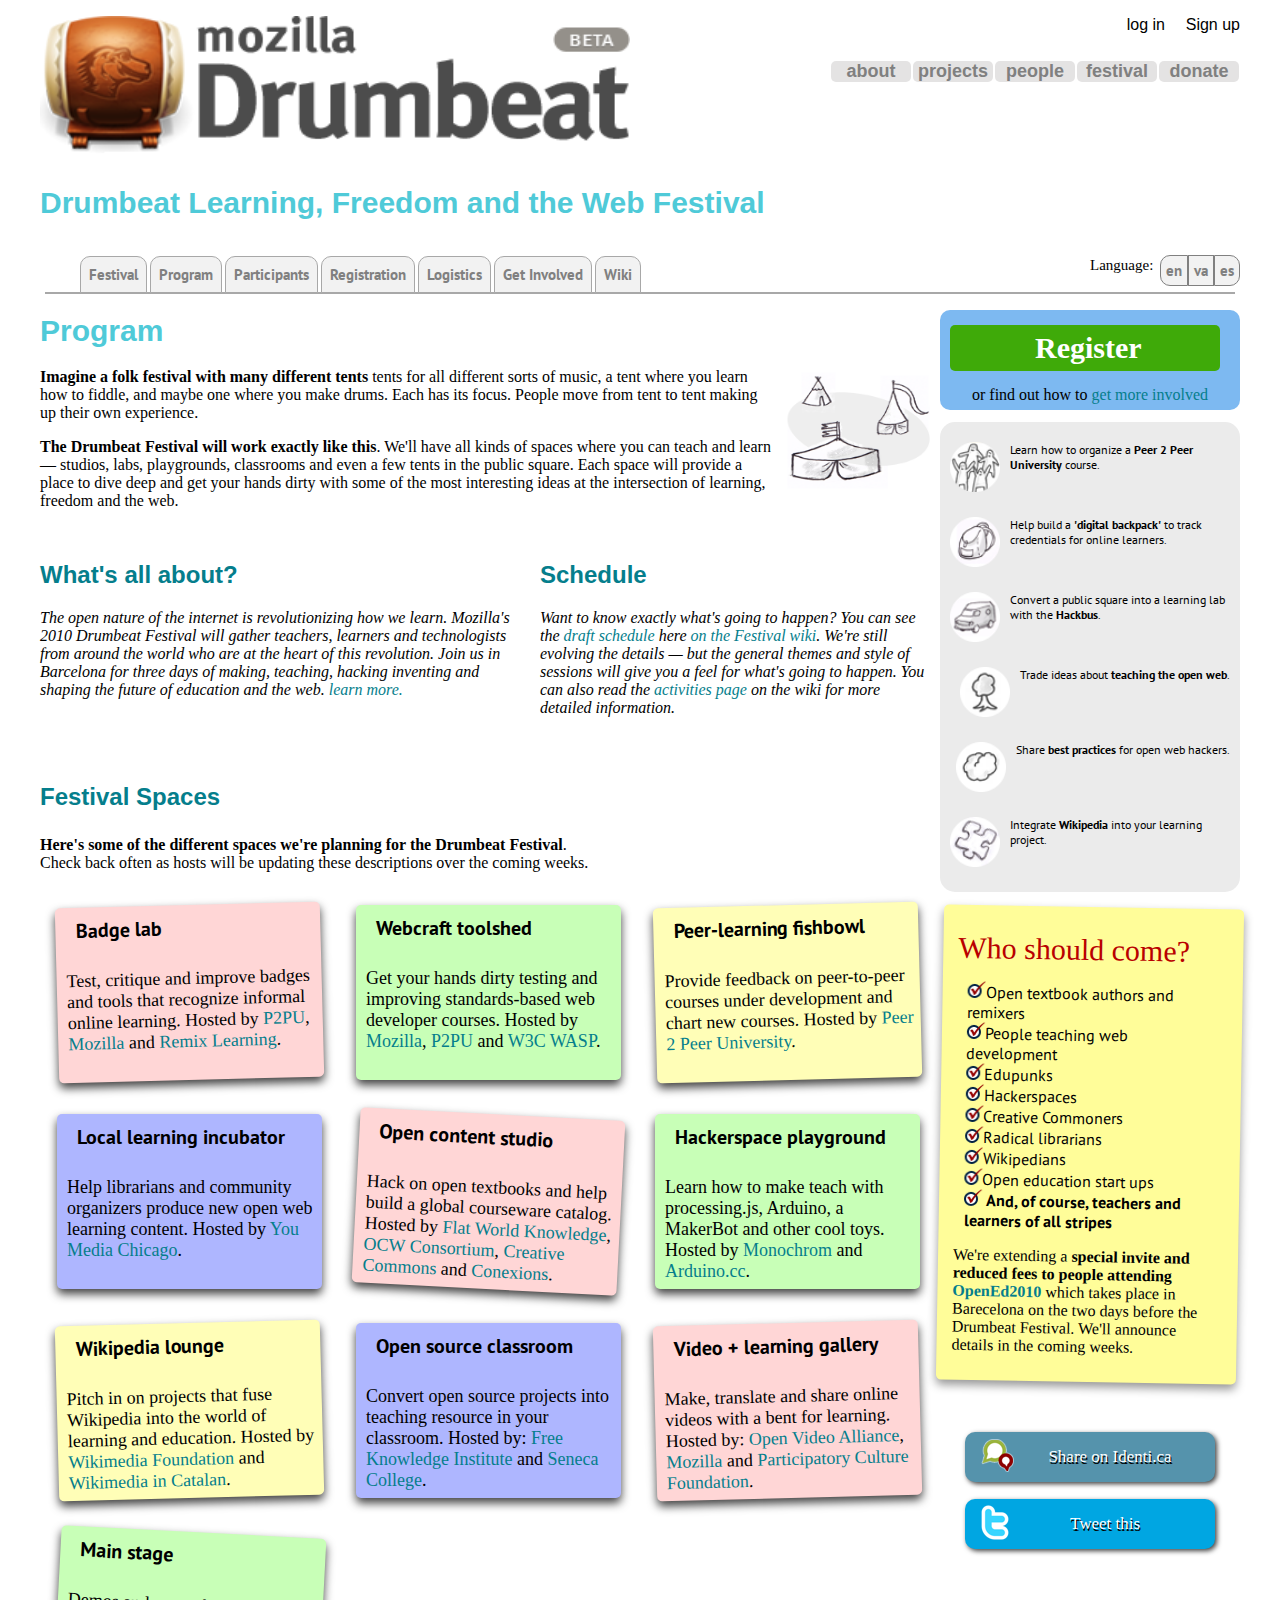
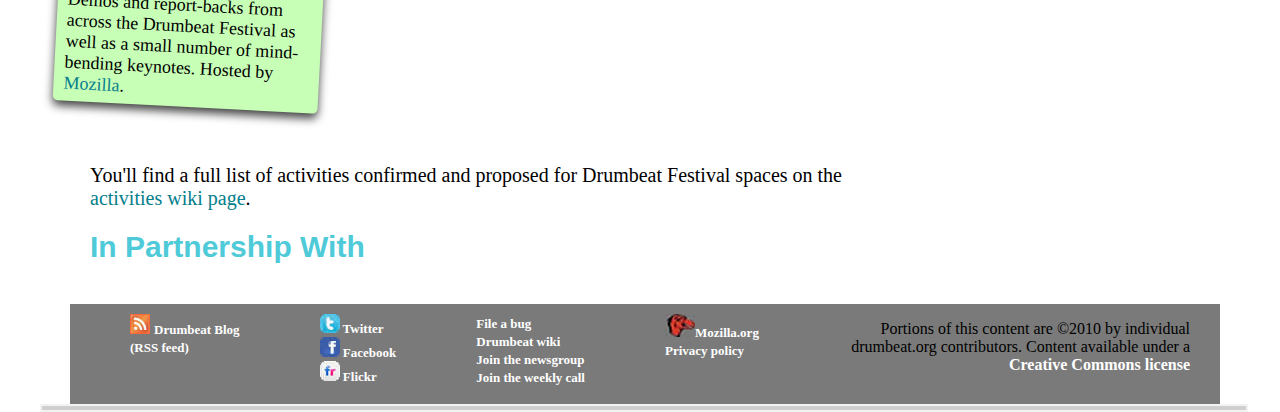
<file: Practica Post it/index.html>
<!-- Jose Luis Hervas Cruceras DAW2 -->

<!DOCTYPE html>
<html lang="en">

<head>
    <meta charset="UTF-8">
    <meta name="viewport" content="width=device-width, initial-scale=1.0">
    <link rel="stylesheet" type="text/css" href="../Practica Post it/css/estilo.css">
    <title>Practica Drumbeat</title>

</head>

<body>

    <div id="menu_arriba">

        <header id="logotipo">
            <!-- foto del logotipo -->
            <img class="logo" src="img/drumbeat_logo.png" alt="logotipo">

        </header>

        <nav>
            <!-- Menu de registro -->
            <div id="reg">
                <ul>
                    <li class="registro"><a href="https://foundation.mozilla.org/es/">Sign up</a></li>
                    <li class="registro"><a href="https://foundation.mozilla.org/es/">log in</a></li>
                </ul>
            </div>

            <div id="menu_pestañas">
                <ul class="menu1">
                    <li class="m1"><a href="https://foundation.mozilla.org/es/">donate</a></li>
                    <li class="m1"><a href="https://foundation.mozilla.org/es/">festival</a></li>
                    <li class="m1"><a href="https://foundation.mozilla.org/es/">people</a></li>
                    <li class="m1"><a href="https://foundation.mozilla.org/es/">projects</a></li>
                    <li class="m1"><a href="https://foundation.mozilla.org/es/l">about</a></li>
                </ul>

            </div>

        </nav>
    </div>

    <div id="subtitulo">
        <h1>Drumbeat Learning, Freedom and the Web Festival</h1>
    </div>

    <!-- Menu de navegacion Festival, program etc ... -->

    <div id="menu_segundo">
        <nav>
            <div id="navegacion_secundaria">
                <!-- Menu de pestañas -->
                <ul class="menu2">
                    <li class="m2"><a class="m2mitad" href="https://foundation.mozilla.org/es/">Festival</a></li>
                    <li class="m2"><a class="m2mitad" href="https://foundation.mozilla.org/es/">Program</a></li>
                    <li class="m2"><a class="m2mitad" href="https://foundation.mozilla.org/es/">Participants</a></li>
                    <li class="m2"><a class="m2mitad" href="https://foundation.mozilla.org/es/">Registration</a></li>
                    <li class="m2"><a class="m2mitad" href="https://foundation.mozilla.org/es/">Logistics</a></li>
                    <li class="m2"><a class="m2mitad" href="https://foundation.mozilla.org/es/">Get Involved</a></li>
                    <li class="m2"><a class="m2mitad" href="https://foundation.mozilla.org/es/">Wiki</a></li>
                </ul>

            </div>

        </nav>

        <!-- Menu de idioma -->
        <!-- Se que la etiqueta de CA es catalan, pero como buen valenciano, puse valenciano  (perdon)-->
        <div id="menu_idioma">
            <p class="idioma"><span class="letra_pequeña">Language:</span></p>
            <ol>
                <li class="m3"><a href="https://foundation.mozilla.org/es/" id="es">es</a></li>
                <li class="m3"><a href="https://foundation.mozilla.org/es/" id="va">va</a></li>
                <li class="m3"><a href="https://foundation.mozilla.org/es/" id="en">en</a></li>
            </ol>
        </div>
    </div>
    <!-- Línea debajo de la navegación secundaria y el idioma -->

    <div class="linea"></div>

    <section>

        <article>
            <h1>Program</h1>
            <div class="texto_program">

                <img class="imagen_tiendasCampañas" src="img/program.png" alt="tiendas de campañas">
                <p class="textoPrograma"><span><strong>Imagine a folk festival with many different tents</strong></span> tents for all different sorts of music, a tent where you learn how to fiddle, and maybe one where you make drums. Each has its focus. People move from tent
                    to tent making up their own experience.</p>
                <p class="textoPrograma"><span><strong>The Drumbeat Festival will work exactly like
                        this</strong></span>. We'll have all kinds of spaces where you can teach and learn — studios, labs, playgrounds, classrooms and even a few tents in the public square. Each space will provide a place to dive deep and get your hands
                    dirty with some of the most interesting ideas at the intersection of learning, freedom and the web.</p>
            </div>
        </article>

        <article id="whatsAbout">

            <!-- Creo la eiqueta style para poder cambiar únicamente aqui el color de los links -->
            <style>
                a {
                    color: rgb(5, 126, 140);
                }
                /* copio el color de program */
            </style>
            <h2>What's all about?</h2>
            <p><em>The open nature of the internet is revolutionizing how we learn.
                        Mozilla's 2010 Drumbeat Festival will gather teachers,
                        learners and technologists from around the world who
                        are at the heart of this revolution. Join us in Barcelona
                        for three days of making, teaching, hacking inventing and
                        shaping the future of education and the web.
                        <a href="https://foundation.mozilla.org/es/">learn more.</a></em></p>
        </article>

        <article id="schedule">
            <h2>Schedule</h2>
            <p><em>
                        Want to know exactly what's going to happen? You can see the 
                        <a href="https://foundation.mozilla.org/es/">draft schedule</a>
                        here <a href="https://foundation.mozilla.org/es/">on the Festival wiki</a>.
                        We're still evolving the details — but the general themes and style of
                        sessions will give you a feel for what's going to happen. You can also
                        read the <a href="https://foundation.mozilla.org/es/">activities
                        page</a> on the wiki for more detailed information.
                    </em></p>
        </article>

        <article id="festival">
            <h2 id="espacio_festival"> Festival Spaces </h2>
            <p class="textoPrograma">
                <strong>Here's some of the different spaces we're planning for the Drumbeat Festival</strong>.
                <br> Check back often as hosts will be updating these descriptions over the coming weeks.
            </p>
    </section>
    <div id="aside_container">
        <aside>
            <!-- Aqui dentro van, la caixa REGISTER, caixa learn how, caixa who should come, caixa share y twitter-->
            <!-- Creo que lo mejor es hacer un div general que encuadre todos los elementos.-->

            <div id="cuadro_registro">
                <a class="boton_verde_register" href="https://foundation.mozilla.org/es/">Register</a>
                <p class="letra_pequeña"><span>or find out how to <a href="https://foundation.mozilla.org/es/"><span>get more involved</span></a>
                    </span>
                </p>

            </div>

            <div class="cuadro_gris_lista">
                <ul class="lista_imagenes">
                    <li><img src="img/benefit_p2pu.png" alt="gente">
                        <span>Learn how to organize a <strong>Peer 2 Peer University</strong> course.</span>

                        <li><img src="img/benefit_creds.png" alt="mochila">
                            <span>Help build a <strong>'digital backpack'</strong> to track credentials for online learners.</span></li>

                        <li><img src="img/benefit_hackbus.png" alt="furgoneta">
                            <span>Convert a public square into a learning lab with the <strong>Hackbus</strong>.</span>
                        </li>

                        <li><img src="img/benefit_teaching.png" alt="arbol">
                            <span>Trade ideas about <strong>teaching the open web</strong>.<br></span></li>

                        <li><img src="img/benefit_hack.png" alt="cerebro">
                            <span>Share <strong>best practices</strong> for open web hackers.<br></span></li>
                        <li><img src="img/benefit_wikipedia.png" alt="puzzle"> <span>Integrate
							<strong>Wikipedia</strong> into your learning project.</span>
                        </li>
                </ul>
            </div>

            <div class="cuadro_amarillo">
                <p><span class="titulo">Who should come?</span><br></p>
                <!-- para cambiar los puntitos, ponemos la imagen check y si no sale la imagen, que salga check ^^-->
                <ul class="lista_check">
                    <li class="lista"><img src="img/check.png" alt="check">Open textbook authors and remixers</li>
                    <li class="lista"><img src="img/check.png" alt="check">People teaching web development</li>
                    <li class="lista"><img src="img/check.png" alt="check">Edupunks</li>
                    <li class="lista"><img src="img/check.png" alt="check">Hackerspaces</li>
                    <li class="lista"><img src="img/check.png" alt="check">Creative Commoners</li>
                    <li class="lista"><img src="img/check.png" alt="check">Radical librarians</li>
                    <li class="lista"><img src="img/check.png" alt="check">Wikipedians</li>
                    <li class="lista"><img src="img/check.png" alt="check">Open education start ups</li>
                    <li class="lista"><img src="img/check.png" alt="check">
                        <span><strong>And, of course, teachers and learners of all stripes</strong></span></li>
                </ul>
                <p><span class="parrafo"> We're extending a <strong>special invite and reduced fees to people attending <a href="https://foundation.mozilla.org/es/">OpenEd2010</a></strong> which takes place in Barecelona on the two days before the
                    Drumbeat Festival. We'll announce details in the coming weeks.</span>
                </p>
            </div>
            <div id="share_twitter">
                <div id="share_on_identica">
                    <img class="icono_identica" src="img/identica.png" alt="identica">
                    <p class="texto"><a href="http://identi.ca/">Share on Identi.ca</a></p>
                </div>
                <div id="twitter">
                    <img class="icono_twitter" src="img/twitter.png" alt="twitter">
                    <p class="texto"><a href="http://twitter.com/">Tweet this</a></p>
                </div>
            </div>

        </aside>
    </div>
    <!-- Ahora empiezan los post'it del demonio ... -->

    <div id="todos_post">
        <!--Div que guareda todas las cajitas para poder mover o configurar -->
        <!-- Hay cajas que tienen la misma configuracion, así les pondre lo mismo -->

        <!-- 1 -->
        <div class="post" id="post1">
            <h4>Badge lab</h4>
            <p>Test, critique and improve badges and tools that recognize informal online learning. Hosted by <a href="https://foundation.mozilla.org/es/">P2PU</a>,
                <a href="https://foundation.mozilla.org/es/">Mozilla</a> and
                <a href="https://foundation.mozilla.org/es/">Remix Learning</a>.
            </p>
        </div>

        <!-- 2 -->
        <div class="post" id="post2">
            <h4>Webcraft toolshed</h4>
            <p>
                Get your hands dirty testing and improving standards-based web developer courses. Hosted by
                <a href="https://foundation.mozilla.org/es/">Mozilla</a>,
                <a href="https://foundation.mozilla.org/es/">P2PU</a> and
                <a href="https://foundation.mozilla.org/es/">W3C WASP</a>.
            </p>
        </div>

        <!-- 3 -->
        <div class="post" id="post3">
            <h4> Peer-learning fishbowl</h4>
            <p>
                Provide feedback on peer-to-peer courses under development and chart new courses. Hosted by
                <a href="https://foundation.mozilla.org/es/">Peer 2 Peer University</a>.
            </p>
        </div>

        <!-- 4 -->
        <div class="post" id="post4">
            <h4>Local learning incubator</h4>
            <p>
                Help librarians and community organizers produce new open web learning content. Hosted by <a href="https://foundation.mozilla.org/es/">You Media Chicago</a>.
            </p>
        </div>

        <!-- 5 -->
        <div class="post" id="post5">
            <h4> Open content studio</h4>
            <p>
                Hack on open textbooks and help build a global courseware catalog. Hosted by <a href="https://foundation.mozilla.org/es/">Flat
                World Knowledge</a>, <a href="https://foundation.mozilla.org/es/">OCW
                Consortium</a>, <a href="https://foundation.mozilla.org/es/">Creative
                Commons</a> and <a href="https://foundation.mozilla.org/es/">Conexions</a>.
            </p>
        </div>

        <!-- 6 -->
        <div class="post" id="post6">
            <h4> Hackerspace playground</h4>
            <p>
                Learn how to make teach with processing.js, Arduino, a MakerBot and other cool toys. Hosted by <a href="https://foundation.mozilla.org/es/">Monochrom</a> and
                <a href="https://foundation.mozilla.org/es/">Arduino.cc</a>.
            </p>
        </div>

        <!-- 7 -->
        <div class="post" id="post7">
            <h4> Wikipedia lounge</h4>
            <p>
                Pitch in on projects that fuse Wikipedia into the world of learning and education. Hosted by
                <a href="https://foundation.mozilla.org/es/">Wikimedia Foundation</a> and <a href="https://foundation.mozilla.org/es/">Wikimedia in Catalan</a>.
            </p>
        </div>

        <!-- 8 -->
        <div class="post" id="post8">
            <h4>Open source classroom<br></h4>
            <p>
                Convert open source projects into teaching resource in your classroom. Hosted by:
                <a href="https://foundation.mozilla.org/es/">Free Knowledge
                Institute</a> and <a href="https://foundation.mozilla.org/es/">Seneca College</a>.
            </p>
        </div>

        <!-- 9 -->
        <div class="post" id="post9">
            <h4>Video + learning gallery<br></h4>
            <p>
                Make, translate and share online videos with a bent for learning. Hosted by:
                <a href="https://foundation.mozilla.org/es/">Open
                Video Alliance</a>, <a href="https://foundation.mozilla.org/es/">Mozilla</a> and
                <a href="https://foundation.mozilla.org/es/">Participatory Culture Foundation</a>.
            </p>
        </div>

        <!-- 10 -->
        <div class="post" id="post10">
            <h4> Main stage</h4>
            <p>
                Demos and report-backs from across the Drumbeat Festival as well as a small number of mind-bending keynotes. Hosted by
                <a href="https://foundation.mozilla.org/es/">Mozilla</a>.
            </p>
        </div>

        <div class="Partnership">
            <p>You'll find a full list of activities confirmed and proposed for Drumbeat Festival spaces on the
                <span> <a href="https://foundation.mozilla.org/es/">activities wiki page</a></span>. </p>
            <h1>In Partnership With</h1>
        </div>

    </div>

    <footer>
        <div id="pie">

            <div id="peu">
                <!-- Como hay 4 menus, hago 4 grupos de cada cosa  -->
                <ul class="lista1">
                    <li><img class="iconos" src="img/icono/rss.jpg" alt="rss">
                        <a href="https://foundation.mozilla.org/es/">Drumbeat Blog</a></li>
                    <li><a href="https://foundation.mozilla.org/es/">(RSS feed)</a></li>
                </ul>

                <ul class="lista2">
                    <li><img class="iconos" src="img/icono/twitter.jpg" alt="twitter"><a href="https://foundation.mozilla.org/es/"> Twitter</a></li>
                    <li><img class="iconos" src="img/icono/facebook.jpg" alt="facebook"><a href="https://foundation.mozilla.org/es/"> Facebook</a></li>
                    <li><img class="iconos" src="img/icono/flickr.jpg" alt="flickr"><a href="https://foundation.mozilla.org/es/"> Flickr</a></li>
                </ul>

                <ul class="lista3">
                    <li><a href="https://foundation.mozilla.org/es/">File a bug</a></li>
                    <li><a href="https://foundation.mozilla.org/es/">Drumbeat wiki</a></li>
                    <li><a href="https://foundation.mozilla.org/es/">Join the newsgroup</a></li>
                    <li><a href="https://foundation.mozilla.org/es/">Join the weekly call</a></li>
                </ul>

                <ul class="lista4">
                    <li><img class="iconos" src="img/icono/mozilla.jpg" alt="mozzilla"><a href="https://foundation.mozilla.org/es/">Mozilla.org</a></li>
                    <li><a href="https://foundation.mozilla.org/es/">Privacy policy</a></li>
                </ul>
            </div>

            <div id="license">
                <p>Portions of this content are ©2010 by individual drumbeat.org contributors. Content available under a
                    <a href="https://foundation.mozilla.org/es/">Creative Commons license</a></p>
            </div>

        </div>
    </footer>

    <div class="linea_abajo"></div>




</body>

</html>
</file>
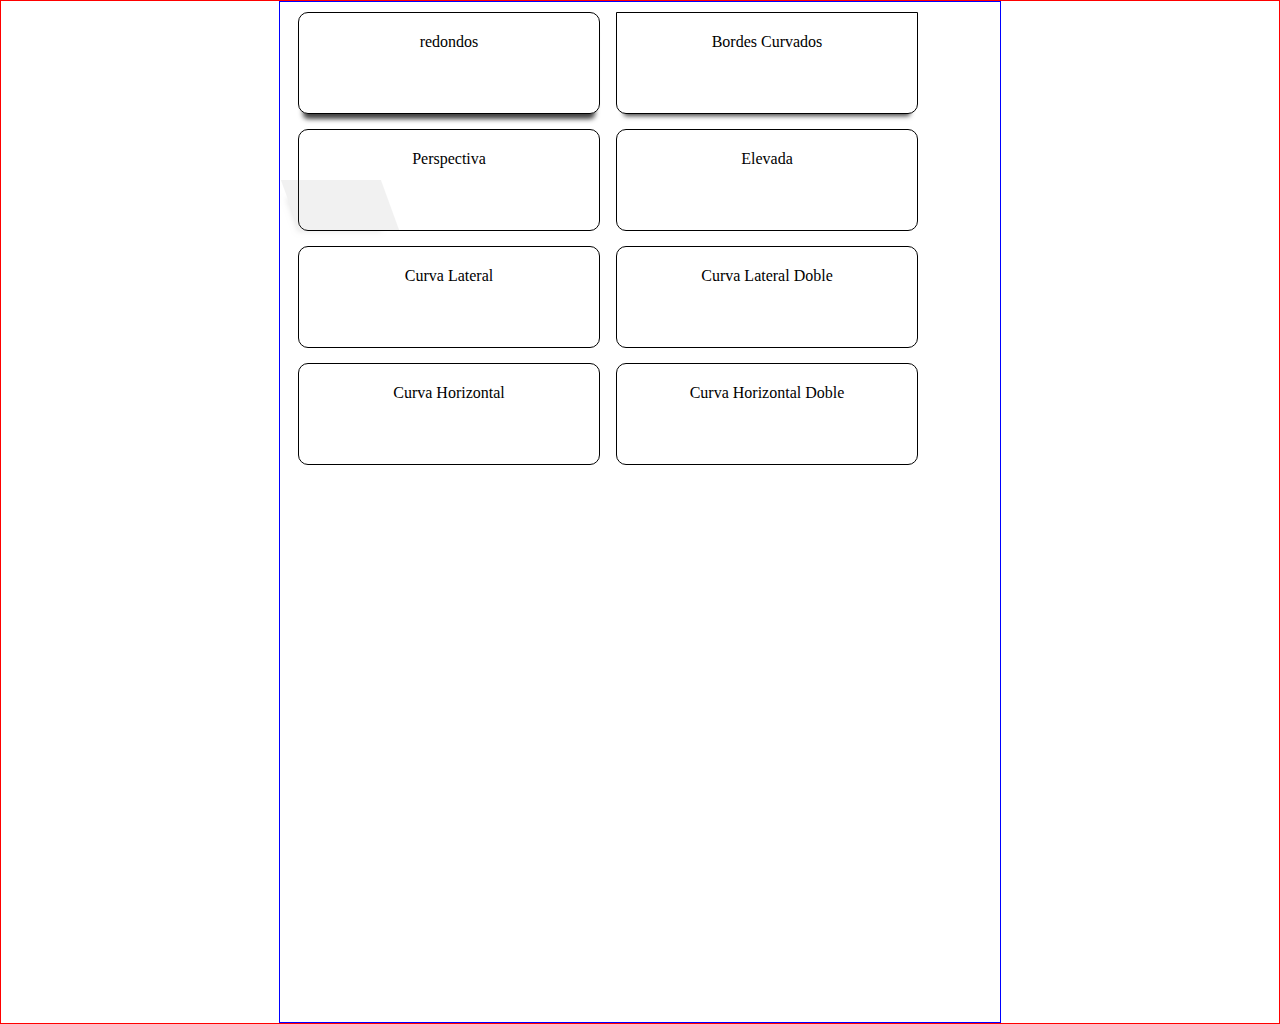
<file: cajas.html>
<!DOCTYPE html>
<html lang="en">
<head>
    <meta charset="UTF-8">
    <meta name="viewport" content="width=device-width, initial-scale=1.0">
    <link rel="stylesheet" href="style.css">
    <title>Cajas y Sombras</title>
</head>
<body>

<div class="general">   

    <div class="redondos"><p>redondos</p></div>
    <div class="curvados"><p>Bordes Curvados</p></div>
    <div class="perspectiva"><p>Perspectiva</p></div>
    <div class="sombra_pers"></div>
    <div class="elevada"><p>Elevada</p></div>
    <div class="curva_lateral"><p>Curva Lateral</p></div>
    <div class="curva_lateral_doble"><p>Curva Lateral Doble</p></div>
    <div class="curva_horizontal"><p>Curva Horizontal</p></div>
    <div class="curva_horizontal_doble"><p>Curva Horizontal Doble</p></div>
    
</div>


</body>
</html>
</file>
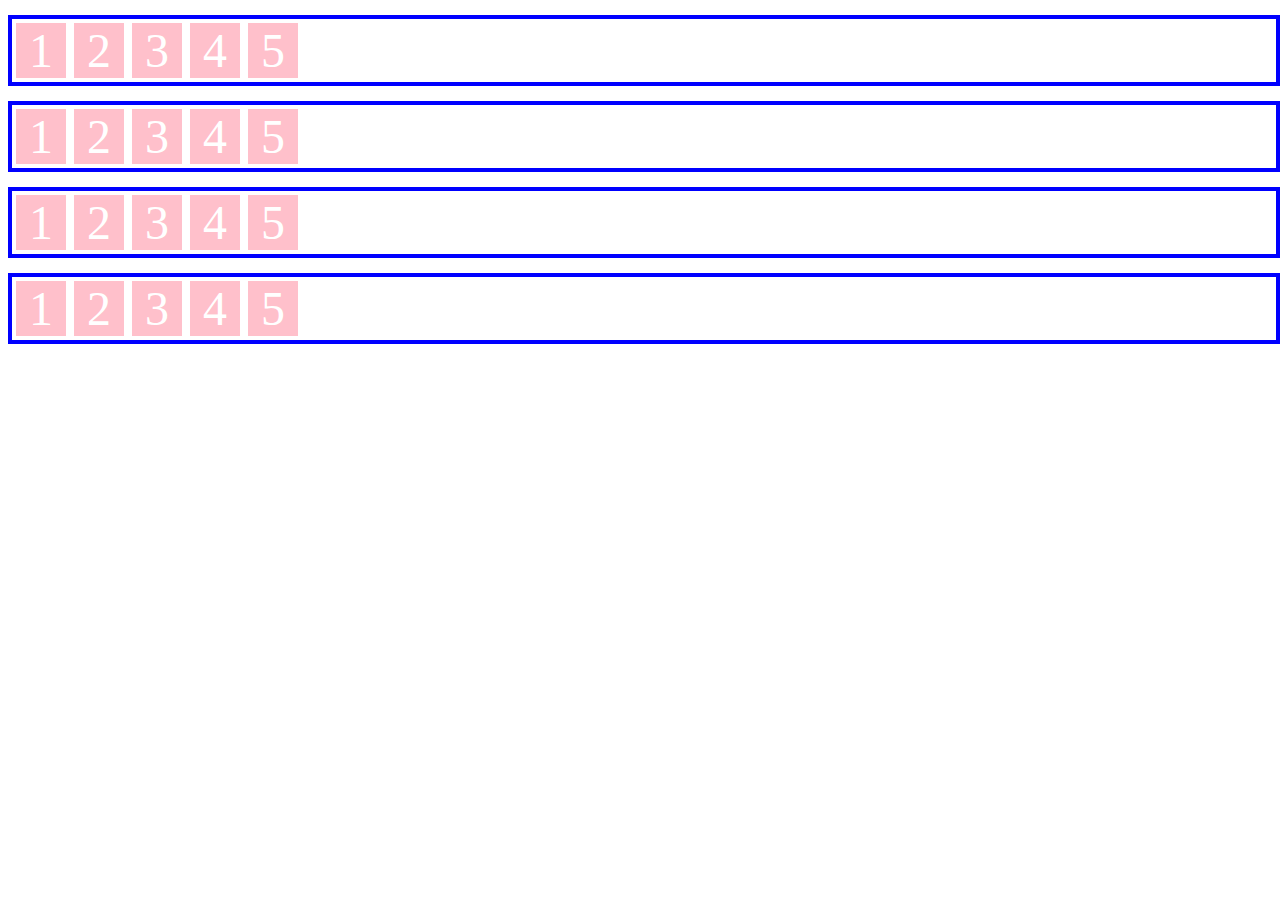
<file: flexbox.html>
<!DOCTYPE html>
<html lang="en">
<head>
    <meta charset="UTF-8">
    <meta name="viewport" content="width=device-width, initial-scale=1.0">
    <link rel="stylesheet" href="ejemplodivs.css">
    <title>Flexbox</title>
</head>
<body>
    
<div id="cont01" class="contenedor">

    <div>1</div><div>2</div><div>3</div><div>4</div><div>5</div>

</div>

<div id="cont02" class="contenedor">

    <div>1</div><div>2</div><div>3</div><div>4</div><div>5</div>

</div>

<div id="cont03" class="contenedor">

    <div>1</div><div>2</div><div>3</div><div>4</div><div>5</div>

</div>

<div id="cont04" class="contenedor">

    <div>1</div><div>2</div><div>3</div><div>4</div><div>5</div>

</div>

</body>
</html>
</file>
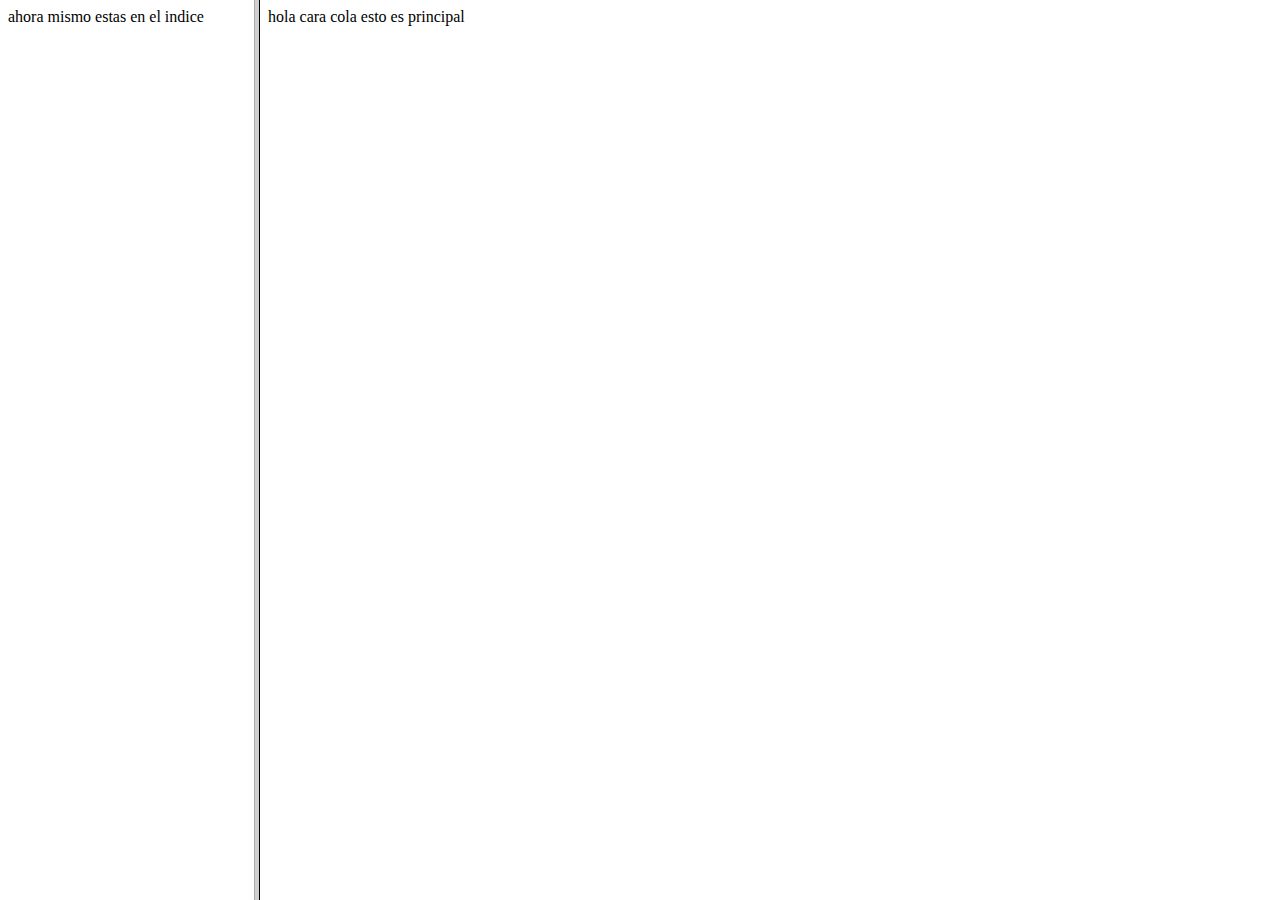
<file: frames.html>
<!DOCTYPE html>
<html lang="en">
<head>
    <meta charset="UTF-8">
    <meta name="viewport" content="width=device-width, initial-scale=1.0">
    <title>Los Frames: paginas multiventana</title>
</head>
<frameset cols="20%,80%">
    <frame name ="indice" src="indice.html">
    <frame name ="principal" src="principal.html">

    <noframes>
        <p>Al parecer tu navegador no soporta marcos, actualizate</p>
    </noframes>
</frameset>

<body>
    
</body>
</html>
</file>
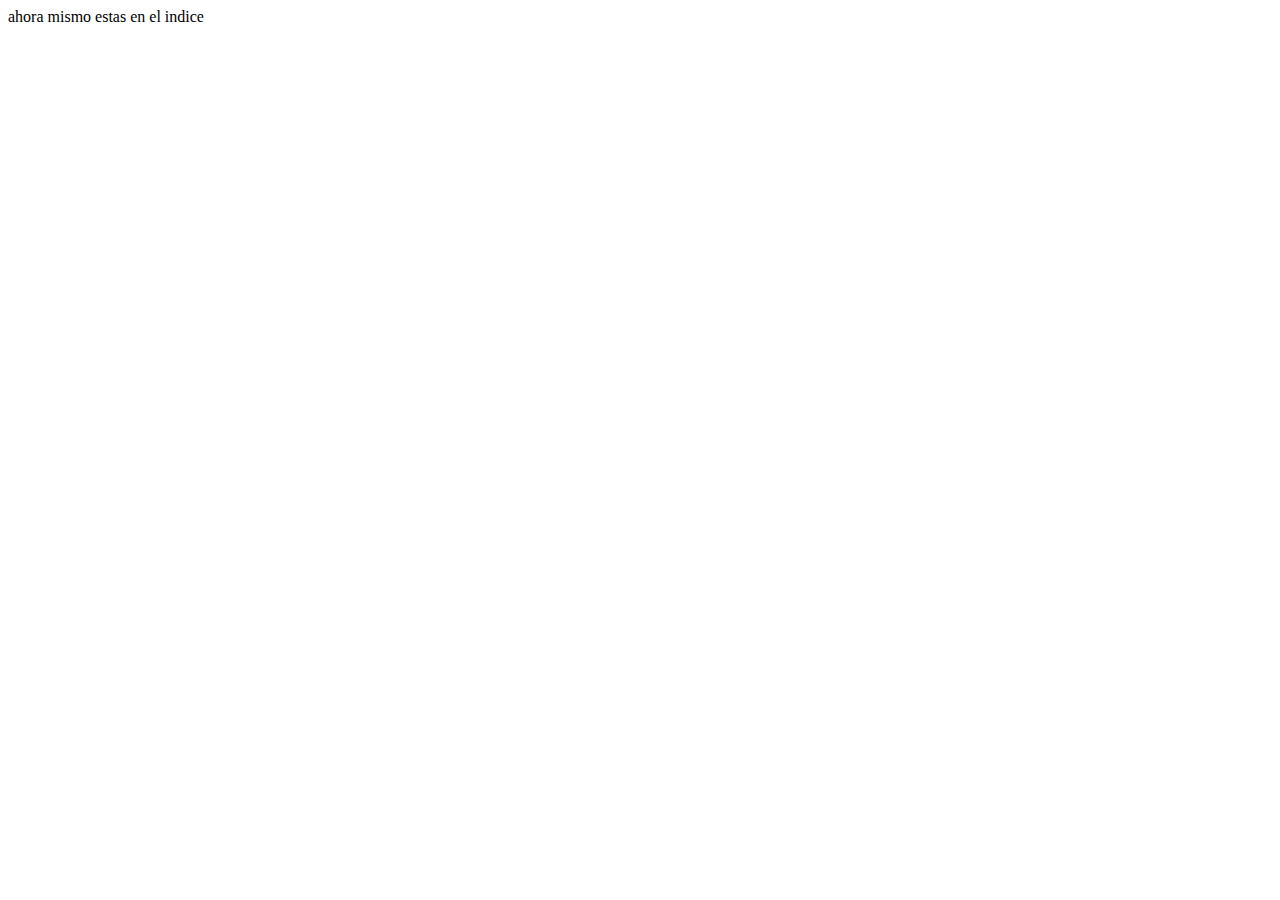
<file: indice.html>
<!DOCTYPE html>
<html lang="en">
<head>
    <meta charset="UTF-8">
    <meta name="viewport" content="width=device-width, initial-scale=1.0">
    <title>Document</title>
</head>
<body>
    ahora mismo estas en el indice
</body>
</html>
</file>
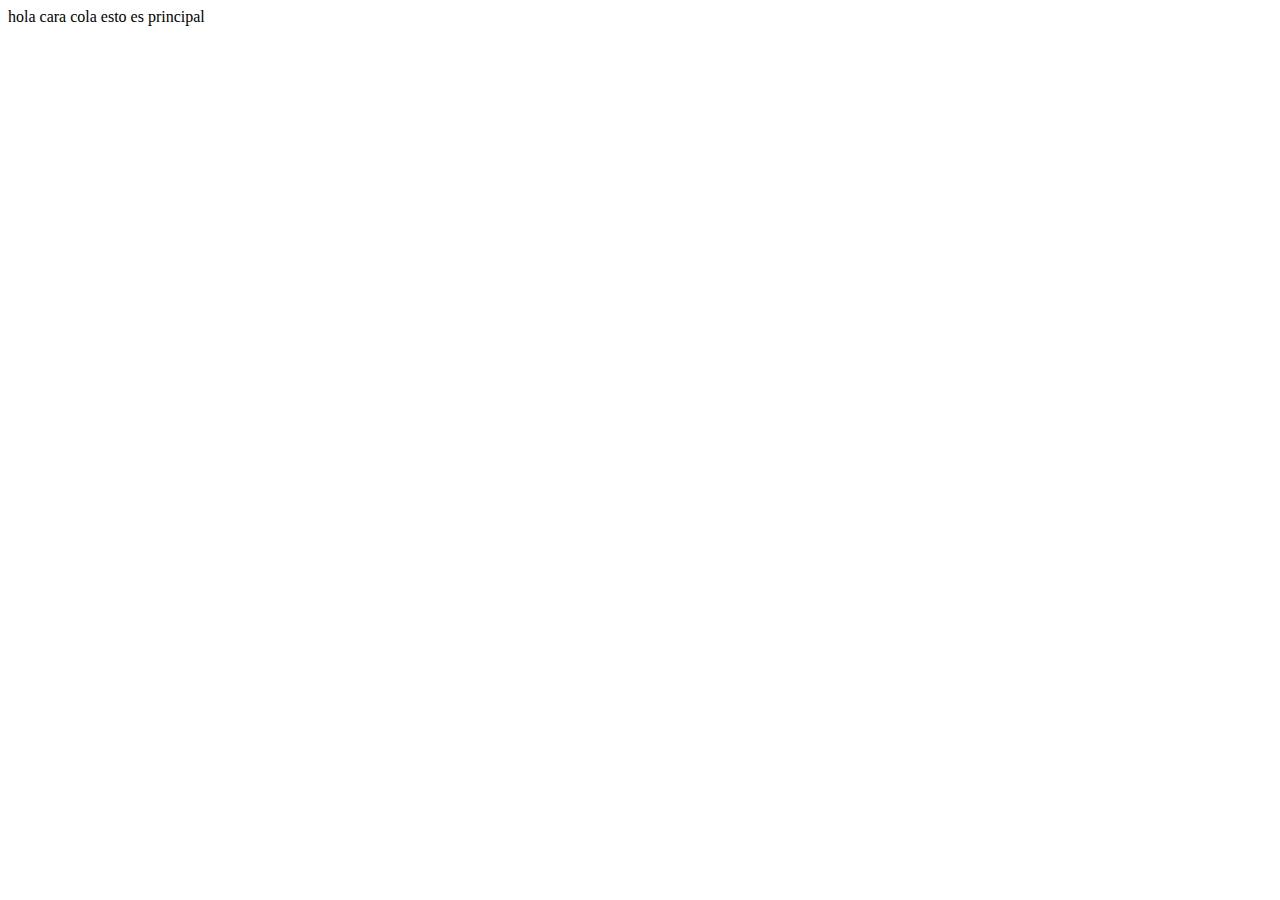
<file: principal.html>
<!DOCTYPE html>
<html lang="en">
<head>
    <meta charset="UTF-8">
    <meta name="viewport" content="width=device-width, initial-scale=1.0">
    <title>Document</title>
</head>
<body>
    hola cara cola  esto es principal
</body>
</html>
</file>
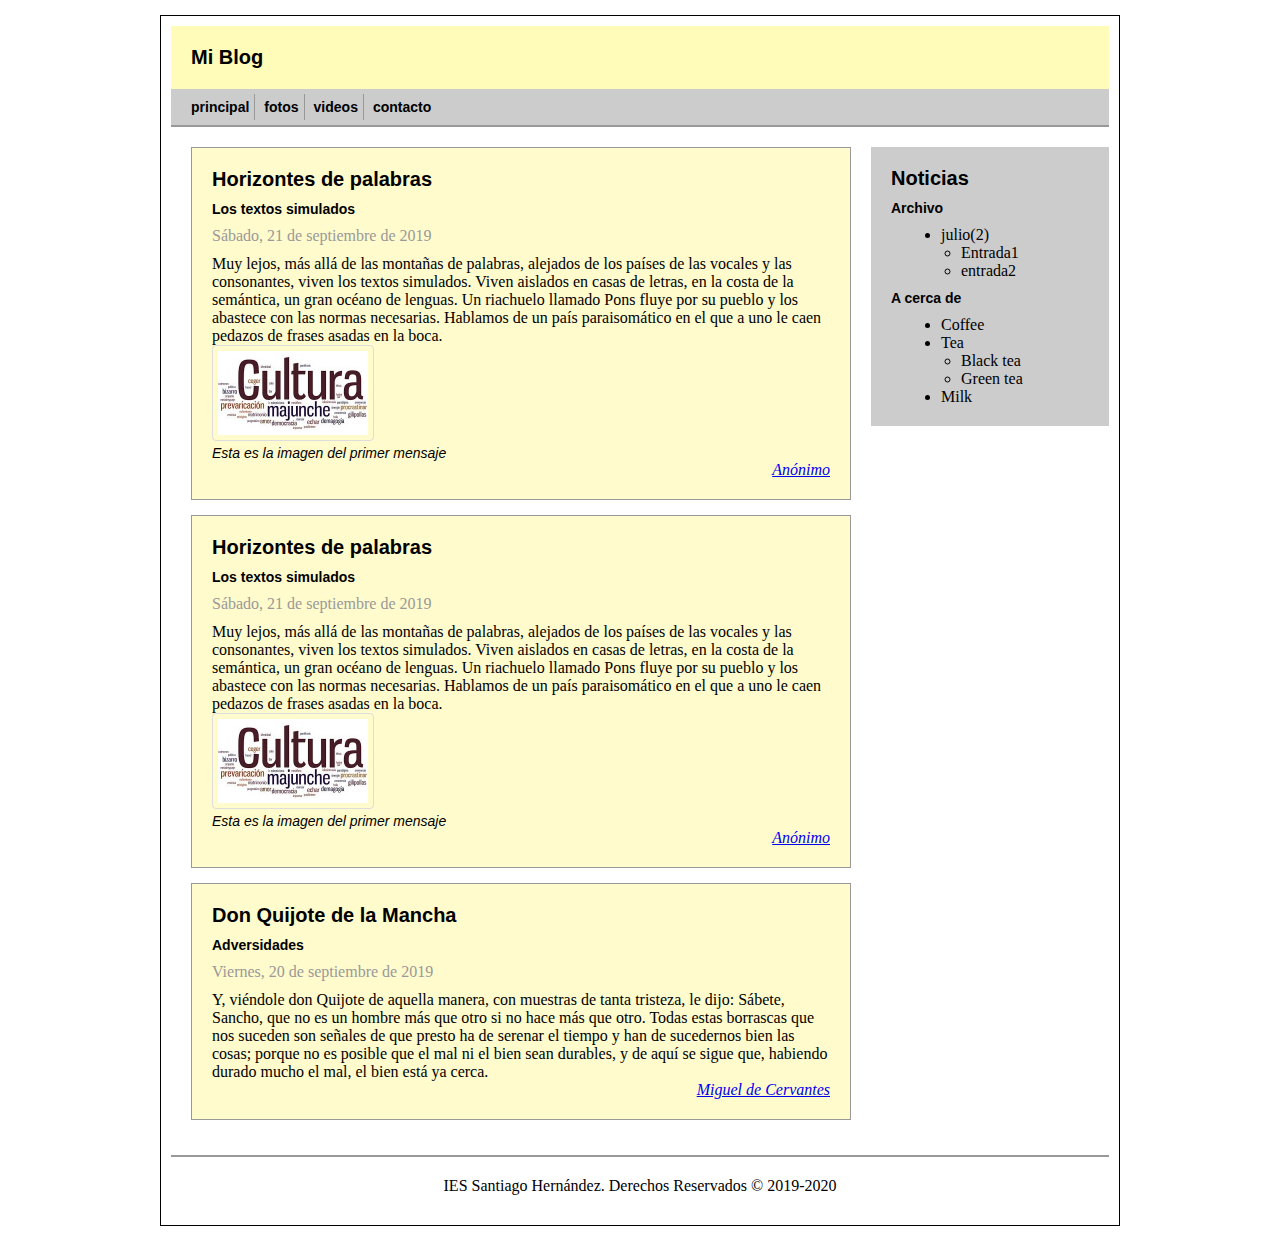
<file: Print Version/ejemplo01.html>
<!DOCTYPE html>
<html lang="es">
	<head>
		<meta charset="utf-8"/>
		<meta name="description" content="Ejemplo de HTML5">
		<meta name="keywords" content="HTML5, CSS3, JavaScript">
		<title>Ejemplo01</title>
		<link rel="stylesheet" href="ejemplo01.css">
		<link rel="stylesheet" type="text/css" href="imprimir.css" media="print" />
	</head>
	<body>
	<div id="agrupar">
		<header id="cabecera">
			<h1>Mi Blog</h1>
		</header>
		<nav>
			<ul>
				<li><a>principal</a></li>
				<li><a>fotos</a></li>
				<li><a>videos</a></li>
				<li><a>contacto</a></li>
			</ul>
		</nav>
		<section>
			<article>
				<header>
					<hgroup>
						<h1>Horizontes de palabras</h1>
						<h2>Los textos simulados</h2>
					</hgroup>
					<p><time datetime="2019-09-21" pubdate>Sábado, 21 de septiembre de 2019</time></p>
				</header>
				Muy lejos, más allá de las montañas de palabras, alejados de los países de las vocales
				y las consonantes, viven los textos simulados. Viven aislados en casas de letras, en la 
				costa de la semántica, un gran océano de lenguas. Un riachuelo llamado Pons fluye por su 
				pueblo y los abastece con las normas necesarias. Hablamos de un país paraisomático en el 
				que a uno le caen pedazos de frases asadas en la boca.
				<figure>
					<img src="palabras.jpg">
						<figcaption>
							<cite>Esta es la imagen del primer mensaje</cite>
						</figcaption>
				</figure>
				<footer>
					<address>
						<a href="http://www.iessantiagohernandez.com" target="_blank">Anónimo</a>
					</address>
				</footer>
			</article>
			<article>
				<header>
					<hgroup>
						<h1>Horizontes de palabras</h1>
						<h2>Los textos simulados</h2>
					</hgroup>
					<p><time datetime="2019-09-21" pubdate>Sábado, 21 de septiembre de 2019</time></p>
				</header>
				Muy lejos, más allá de las montañas de palabras, alejados de los países de las vocales
				y las consonantes, viven los textos simulados. Viven aislados en casas de letras, en la 
				costa de la semántica, un gran océano de lenguas. Un riachuelo llamado Pons fluye por su 
				pueblo y los abastece con las normas necesarias. Hablamos de un país paraisomático en el 
				que a uno le caen pedazos de frases asadas en la boca.
				<figure>
					<img src="palabras.jpg">
						<figcaption>
							<cite>Esta es la imagen del primer mensaje</cite>
						</figcaption>
				</figure>
				<footer>
					<address>
						<a href="http://www.iessantiagohernandez.com" target="_blank">Anónimo</a>
					</address>
				</footer>
			</article>
			<article>
				<header>
					<hgroup>
						<h1>Don Quijote de la Mancha</h1>
						<h2>Adversidades</h2>
					</hgroup>
					<p><time datetime="2019-09-20" pubdate>Viernes, 20 de septiembre de 2019</time></p>
				</header>
				Y, viéndole don Quijote de aquella manera, con muestras de tanta tristeza, le dijo: Sábete, 
				Sancho, que no es un hombre más que otro si no hace más que otro. Todas estas borrascas que 
				nos suceden son señales de que presto ha de serenar el tiempo y han de sucedernos bien las cosas; 
				porque no es posible que el mal ni el bien sean durables, y de aquí se sigue que, habiendo durado 
				mucho el mal, el bien está ya cerca.
				
				<footer>
					<address>
						<a href="http://www.iessantiagohernandez.com" target="_blank">Miguel de Cervantes</a>
					</address>
				</footer>
			</article>
		</section>
		<aside>
			<h1>Noticias</h1>
			<blockquote>
				<h2>Archivo</h2>
				<ul>
					<li>julio(2)
						<ul>
							<li>Entrada1</li>
							<li>entrada2</li>
						</ul>
					</li>
				</ul>
			</blockquote>
			<blockquote>
				<h2>A cerca de</h2>
				<ul>
					<li>Coffee</li>
					<li>Tea
						<ul>
							<li>Black tea</li>
							<li>Green tea</li>
						</ul>
					</li>
					<li>Milk</li>
				</ul>
			</blockquote>
		</aside>
		<footer id="pie">
			IES Santiago Hernández.   Derechos Reservados &copy; 2019-2020
		</footer>
	</div>	
	</body>
</html>
</file>
<file: Practica Post it/css/estilo.css>
/*práctica Drumbeat Post it's
Jose Luis Hervas Crucras
DAW2
Navegador ustilizado Google Chrome
Pantalla de 22" resolucion 1680x1050
Pantalla de 17" resolucion 1920x1080

Los tamaños han sido calculados con la rejilla
El tamaño de la letra ha variado para que cupiese todo mas o menos como en la foto
Algunos tamaños de fotos, han sido tambien calculados a ojo para que fueran similares a la foto
Los colores de las fuentes, han sido calculados tambien a ojo, para que fuesen similares

Luego, a la hora de girar y elegir el color, intensidad de sombras han sido calculadas a ojo para que 
se parezcan los más posible.

*/


/*para importar fuentes*/

@import url('https://fonts.googleapis.com/css2?family=PT+Sans&display=swap');
body {
    width: 1200px;
    margin: 0px auto;
    /*margin 0 auto, para que se quede todo el body centrado.*/
}

.logo {
    width: 590px;
    height: 150px;
    margin-right: 10px;
    float: left;
}


/*para quitar los puntitos de las listas*/

ul {
    list-style-type: none;
}

a {
    /*no se subrayan los enlaces*/
    text-decoration: none;
}


/* log in  y sign up*/

#reg {
    display: inline;
    width: 600px;
    font-family: sans-serif;
}


/* Para el link hay que poner un espacio*/

#reg a {
    width: 75px;
}

.registro a {
    float: right;
    text-align: right;
    color: black;
}


/* cuando se pasa el raton por encima del link se pone negrita y asi sabes que estas en ese enlace*/

.registro a:hover {
    font-weight: bold;
}


/*about, projects, people etc ... */

#menu_pestañas {
    float: right;
    width: 590px;
    height: 45px;
    margin-top: 10px;
}

li.m1 {
    display: inline;
}

.m1 a {
    background: rgba(199, 196, 196, 0.483);
    float: right;
    border-radius: 5px;
    margin: 1px;
    font-family: sans-serif;
    color: grey;
    font-weight: bold;
    width: 80px;
    text-align: center;
    font-size: 18px;
}


/*Subtitulo drumbeat learning, freedom etc ...*/

#subtitulo {
    width: 1200px;
    float: left;
    font-family: 'PT Sans';
    clear: left;
    color: rgb(5, 126, 140);
}


/* Pestañas Festival, program, participants etc ... */

#navegacion_secundaria {
    clear: left;
    float: left;
    width: 690px;
    height: 40px;
    margin-right: 10px;
    font-family: 'PT Sans';
    position: relative;
    margin-bottom: 12px;
}

li.m2 {
    display: inline;
}

.m2 a {
    float: left;
    padding: 8px;
    margin-right: 3px;
    font-size: 15px;
    font-weight: bold;
    color: gray;
    background: #F2F2F2;
    border: solid 1px rgb(168, 168, 168);
    border-radius: 10px 10px 0 0;
    /* asi ponemos el borde superior redondeados*/
}


/*para cuando pase por la pestaña, que salga negrita*/

.m2 a:hover {
    color: black;
    font-weight: bold;
}

#menu_idioma {
    float: right;
    width: 490px;
    height: 35px;
    font-family: 'PT Sans';
    font-size: 15px;
    padding: 0px 0px 5px 0px;
    margin-bottom: 5px;
    position: relative;
}

.idioma {
    float: left;
    text-align: right;
    padding: 0px 0px 0px 340px;
}

li.m3 {
    display: inline;
}

.m3 a {
    float: right;
    padding: 5px;
    font-size: 15px;
    font-weight: bold;
    color: gray;
    background: #F2F2F2;
    border: solid 1px grey;
}


/*botones de idioma*/

#va {
    border-radius: 0px;
}

#en {
    border-radius: 10px 0px 0px 10px;
    padding-left: 5px;
}

#es {
    border-radius: 0px 10px 10px 0px;
}


/*es la linea que hay debajo del menu de las pestañas y el idioma*/

.linea {
    clear: both;
    /*limpio el float de los elementos de arriba*/
    /* copio el mismo color que el fondo de las pestañas*/
    background-color: rgb(168, 168, 168);
    height: 2px;
    width: 1190px;
    margin: 0 auto;
}


/* para poder meter bien los dos articulos de abajo, hay que hacer un poco mas pequeña la foto.*/

.imagen_tiendasCampañas {
    height: 125px;
}

#program {
    font-family: sans-serif;
    color: rgb(0, 188, 209);
}

section {
    width: 890px;
    float: left;
    margin-right: 10px;
}

.imagen_tiendasCampañas {
    float: right;
    width: 150px;
    margin-left: 5px;
    margin-top: 0px;
}

.textoPrograma {
    color: black;
}

#whatsAbout {
    width: 490px;
    margin-right: 10px;
    float: left;
    font-family: 'Times New Roman';
    margin-top: 15px;
}

a:hover .whatsAbout {
    color: rgb(5, 126, 140);
}

#schedule {
    width: 390px;
    float: right;
    margin-top: 15px;
}

.program {
    width: 890px;
    float: left;
}


/*se usa el clear both, para que no se quede con los margenes de cosas anteriores y que se mueva donde se tiene que mover*/

#festival {
    clear: both;
    width: 890px;
}

#espacio_festival {
    clear: left;
    float: left;
    width: 890px;
    margin-top: 50px;
    margin-bottom: 25px;
}

h1 {
    font-size: 30px;
    color: rgb(79, 202, 216);
    font-family: sans-serif;
}

h2 {
    color: rgb(5, 126, 140);
    font-family: sans-serif;
}

aside {
    width: 300px;
    float: right;
    height: 1200px;
}

#cuadro_registro {
    background: #7db9f1;
    text-align: center;
    height: 100px;
    border-radius: 10px;
    width: 300px;
}

a.boton_verde_register {
    width: 100px;
    float: left;
    background: #3faa09;
    font-size: 30px;
    font-family: Georgia;
    font-weight: bold;
    color: white;
    padding: 6px 85px;
    margin: 15px 10px;
    border-radius: 5px;
}

.letra_pequeña {
    text-align: center;
    font-family: 'Times New Roman';
}

.cuadro_gris_lista {
    font-family: 'PT Sans';
    background: rgb(235, 235, 235);
    font-size: 12px;
    height: 470px;
    border-radius: 15px;
}


/*
Alineamos los iconos
he ido probando los numeros hasta que han encajado
*/

.lista_imagenes {
    padding: 20px 0px 20px 10px;
}

.lista_imagenes img {
    float: left;
    width: 50px;
    margin: 0px 10px 5px 0px;
}

.lista_imagenes li {
    float: right;
    margin: 0px 10px 20px 0px;
}

.cuadro_amarillo {
    background-color: rgb(255, 253, 153);
    /* aqui modifico los maragenes para el texto que hay dentro*/
    margin-top: 10px;
    border-radius: 5px;
    padding: 10px 15px;
    margin: 15px 0 10px 0;
    /*creo la sombra del cuadro con transparencia*/
    box-shadow: 0 5px 10px rgba(0, 0, 0, 0.411);
    /*giro el cuadro a la derecha*/
    transform: rotate(1deg);
}


/*usamos la letra que se pide y el color se calcula a ojo*/

.titulo {
    font-family: Georgia;
    color: rgb(185, 0, 0);
    font-size: 30px;
}


/*esta es la lista con los iconocos de verificiacion redondos y rojos*/

.lista_check {
    font-family: 'PT Sans';
    margin-left: -30px;
    margin-right: 15px;
}

#share_twitter {
    margin-top: 50px;
}

#share_on_identica {
    background: #5593ac;
    box-shadow: 2px 2px 5px 0px rgba(0, 0, 0, 0.75);
    width: 250px;
    height: 50px;
    margin: 5px 25px;
    text-align: center;
    color: white;
    border-radius: 10px;
}

#twitter {
    background: #00a6e2;
    margin-left: 30px;
    box-shadow: 2px 2px 5px 0px rgba(0, 0, 0, 0.75);
    width: 250px;
    height: 50px;
    margin: 5px 25px;
    text-align: center;
    color: white;
    border-radius: 10px;
}

.icono_identica {
    float: left;
    margin: 5px 0px 5px 15px;
}

.icono_twitter {
    float: left;
    margin: 5px 0px 5px 15px;
}

.texto {
    padding: 15px;
    font-size: 17px;
}

.texto a {
    color: white;
    text-shadow: 1px 2px rgb(0, 0, 0);
}


/*todas las cajas tienen el mismo tamaño y sombra, así que haré una configuracion general para eso*/

#todos_post {
    width: 900px;
}

.post {
    float: left;
    width: 265px;
    height: 175px;
    border-radius: 5px 5px 5px 5px;
    box-shadow: 0 5px 10px rgba(0, 0, 0, 0.75);
    margin: 17px;
}


/* pintamos todas las preciosas cajitas */


/*rosa*/

#post1,
#post5,
#post9 {
    background: rgb(255, 214, 214);
}


/*verde*/

#post2,
#post6,
#post10 {
    background: rgb(200, 255, 183);
}


/*amarillo*/

#post3,
#post7 {
    background: rgb(255, 254, 183);
}


/*azul*/

#post4,
#post8 {
    background: rgb(174, 182, 255);
}


/*ahora vamos a dar fotmato al texto de los pots'it*/

.post h4 {
    margin-top: 10px;
    font-family: 'PT Sans';
    padding-left: 20px;
    font-size: 20px;
}

.post p {
    padding-left: 10px;
    font-family: 'Times New Roman';
    font-size: 18px;
}


/*No todas las cajas tienen el mismo grado de inclinacion o incluso parece que hay alguna que no tenga nada de inclinacion*/


/*giramos los post'it a la izquierda en negativo*/

#post1,
#post3,
#post7,
#post9 {
    transform: rotate(-1.5deg);
}


/*giramos los post'it a la derecha en positivo*/

#post5,
#post10 {
    transform: rotate(3deg);
}

.Partnership {
    /*uso el clear para que no se meta al lado del ultimo post'it*/
    /*width 800 para que la linea se corte y salga como en la foto*/
    clear: both;
    width: 800px;
    float: left;
    font-size: 20px;
    font-family: 'Times New Roman';
    padding: 20px;
    margin-left: 30px;
}


/*moldeamos el footer*/

#pie {
    /*los margenes son para poder añadir la linea de abajo y que esté mas o menos centrada como en la foto*/
    clear: both;
    font-family: 'Times New Roman';
    background: rgb(122, 122, 122);
    height: 100px;
    margin: auto;
    margin-left: 30px;
    margin-right: 20px;
}

.lista1,
.lista2,
.lista3,
.lista4 {
    float: left;
    margin: 10px 20px;
}

.lista1 a,
.lista2 a,
.lista3 a,
.lista4 a {
    font-size: 13px;
    font-weight: bold;
    color: white;
}

#license {
    float: right;
    width: 350px;
    text-align: right;
    margin-right: 30px;
}


/*para que el color del link sea blanco */

#license a {
    font-weight: bold;
    color: white;
}

.linea_abajo {
    clear: both;
    /*limpio el float de los elementos de arriba*/
    border: 2px solid #F2F2F2;
    background-color: #cfcfcf;
    width: 1200px;
    padding: 2px;
    margin: auto;
}
</file>
<file: style.css>
* {
margin: 0 auto;

}

body {

    border: solid 1px red;
    margin: 0px auto;
    text-align: center;
    align-items: center;
    
}

.general {

    border: solid 1px blue;
    width: 700px;
    height: 1000px;
    padding: 10px;
   
}

p {
    padding: 20px;
}

.redondos {

    border: solid 1px black;
    border-radius: 10px 10px 10px 10px;
    /*
    1º valor sup izquierda
    2º valor sup derecha
    3º valor bajo izquierda
    4º valor bajo derecha
    */
    width: 300px;
    height: 100px;
    float: left;
    margin-bottom: 15px;
    margin-left: 8px;
    margin-right: 8px;
    box-shadow: 0px 10px 5px -5px rgba(0,0,0,0.75); /* en el color RGBA, el cuarto valor es la transparencia
    /*
    0px ancho
    10px altura
    5px radio de la sombra para que se vea mas difuminada
    -5px radio de la sombra para que se vea mas grande o mas pequeña
    */
    text-align: center;

}

.curvados {

    border: solid 1px black;
    border-radius: 0px 0px 10px 10px;
    width: 300px;
    height: 100px;
    float: left;
    margin-bottom: 15px;
    margin-left: 8px;
    margin-right: 8px;
    box-shadow: 0px 10px 5px -8px rgba(0,0,0,0.75);
    text-align: center;

}

.perspectiva {

    border: solid 1px black;
    border-radius: 10px 10px 10px 10px;
    width: 300px;
    height: 100px;
    float: left;
    clear: both;
    margin-bottom: 15px;
    margin-left: 8px;
    margin-right: 8px;
    z-index: 1;
    
}
/*pretendo hacer otro cuadro, y usar ese cuadro como sombra, pero no me funciona el <-index para que se muestre por detras.*/
.sombra_pers {

    width: 100px;
    height: 50px;
    position: absolute;
    margin-top: 168px;
    background-color: grey;
    transform: skew(20deg);
    box-shadow: -10px 10px 5px -8px rgba(0,0,0,0.75);
    z-index: 5;
    opacity: .100;

}

.elevada {

    border: solid 1px black;
    border-radius: 10px 10px 10px 10px;
    width: 300px;
    height: 100px;
    float: left;
    margin-bottom: 15px;
    margin-left: 8px;
    margin-right: 8px;

}

.curva_lateral {

    border: solid 1px black;
    border-radius: 10px 10px 10px 10px;
    width: 300px;
    height: 100px;
    float: left;
    margin-bottom: 15px;
    margin-left: 8px;
    margin-right: 8px;
    clear: both;
}

.curva_lateral_doble {

    border: solid 1px black;
    border-radius: 10px 10px 10px 10px;
    width: 300px;
    height: 100px;
    float: left;
    margin-bottom: 15px;
    margin-left: 8px;
    margin-right: 8px;

}

.curva_horizontal {

    border: solid 1px black;
    border-radius: 10px 10px 10px 10px;
    width: 300px;
    height: 100px;
    float: left;
    clear: both;
    margin-bottom: 15px;
    margin-left: 8px;
    margin-right: 8px;

}

.curva_horizontal_doble {

    border: solid 1px black;
    border-radius: 10px 10px 10px 10px;
    width: 300px;
    height: 100px;
    float: left;
    margin-bottom: 15px;
    margin-left: 8px;
    margin-right: 8px;

}
</file>
<file: ejemplodivs.css>
.contenedor {

    width:  100%;
    border-style:  solid;
    border-color: blue;
    border-width: 4px;
    margin-top: 15px;
    display: flex;

}

.contenedor>div {

    background-color: pink;
    color: white;
    text-align: center;
    width: 50px;
    font-size: 3em;
    margin: 4px;
    
}
</file>
<file: Print Version/ejemplo01.css>
/*Selector universal * */
* {
	margin: 0px;
	padding: 0px;
}

/*Nueva jerarquía para cabeceras*/
h1 {
	font: bold 20px verdana, sans-serif;
}
h2 {
	font: bold 14px verdana, sans-serif;
}

/*Declarando nuevos elementos HTML5*/
header, section, footer, aside, nav, article, figure, figcaption,
hgroup{
	display: block;
}

/*Centrando el cuerpo*/
body {
	text-align: center;
}

/* Creando la caja principal */
#agrupar {
	width: 960px;
	margin: 15px auto;
	text-align: left;
}

/* La cabecera */
#cabecera {
	background: #FFFBB9;
	/*border: 1px solid #999999;*/
	padding: 20px;
}

/* barra de navegación */
nav {
	background: #CCCCCC;
	padding: 5px 15px;
	border-bottom: 2px solid #999999;
}
nav li {
	display: inline-block;
	list-style: none;
	padding: 5px;
	font: bold 14px verdana, sans-serif;
	border-right:1px solid #999999;;
}

/* Quitamos el borde derecho del menu del último elemento */
/*#menu li:nth-child(4){
border:none;
}*/
nav li:last-child{
border:none;
}

/* para cambiar el color de un elemento del menu al pasar el ratón sobre el */
nav li:hover {
  background-color: yellow;
}

/* section y aside */
section {
	float: left;
	width: 660px;
	margin: 20px;
}


aside {
	float: left;
	width: 198px;
	margin: 20px 0px;
	padding: 20px;
	background: #CCCCCC;
}

aside blockquote ul{ margin-left:20px;}
aside >blockquote> ul >li{ margin-left:30px;}

/* Footer */
#pie {
	clear: both;
	text-align: center;
	padding: 20px;
	border-top: 2px solid #999999;
}

article {
	background: #FFFBCC;
	border: 1px solid #999999;
	padding: 20px;
	margin-bottom: 15px;
}

/* para definir los margenes superior e inferior de P y H2 incluidos en
la cabecera de los artículos */

article>header>p,h2{
margin-top:10px;
margin-bottom:10px;
}
article footer {
	text-align: right;
}

/* para determinar el tamaño de las imagenes contenidas en los artículos */
article>figure>img{
  border: 1px solid #ddd;
  border-radius: 4px;
  padding: 5px;
  width: 150px;
}
time {
	color: #999999;
}
figcaption {
	font: italic 14px verdana, sans-serif;
}



div {
width: 100px;
margin: 20px;
padding: 10px;
border: 1px solid #000000;
-moz-box-sizing: border-box;
-webkit-box-sizing: border-box;
box-sizing: border-box;
}

/*
La propiedad box-sizing puede tomar dos valores. Por defecto es configurada como
content-box, lo que significa que los navegadores agregarán los valores de padding y
border al tamaño especificado por width y height. Usando el valor border-box en su
lugar, este comportamiento es cambiado de modo que padding y border son incluidos
dentro del elemento.

-moz- para Firefox.
-webkit- para Safari y Chrome.
-o- para Opera.
-khtml- para Konqueror.
-ms- para Internet Explorer.
-chrome- específico para Google Chrome.
*/
</file>
<file: Print Version/imprimir.css>
/*asi no mostramos la cabecera, pie de pagina ni menus de navegacion ni el aside de la derecha*/
header, footer, nav, aside {
    display: none;

  }

/*mostramos los links para que se puedan imprimir*/
a[href]:before {
    content: " (" attr(href) ")";
}   

body {
    font-size: 12pt;
    font: serif;
    
    }
</file>
